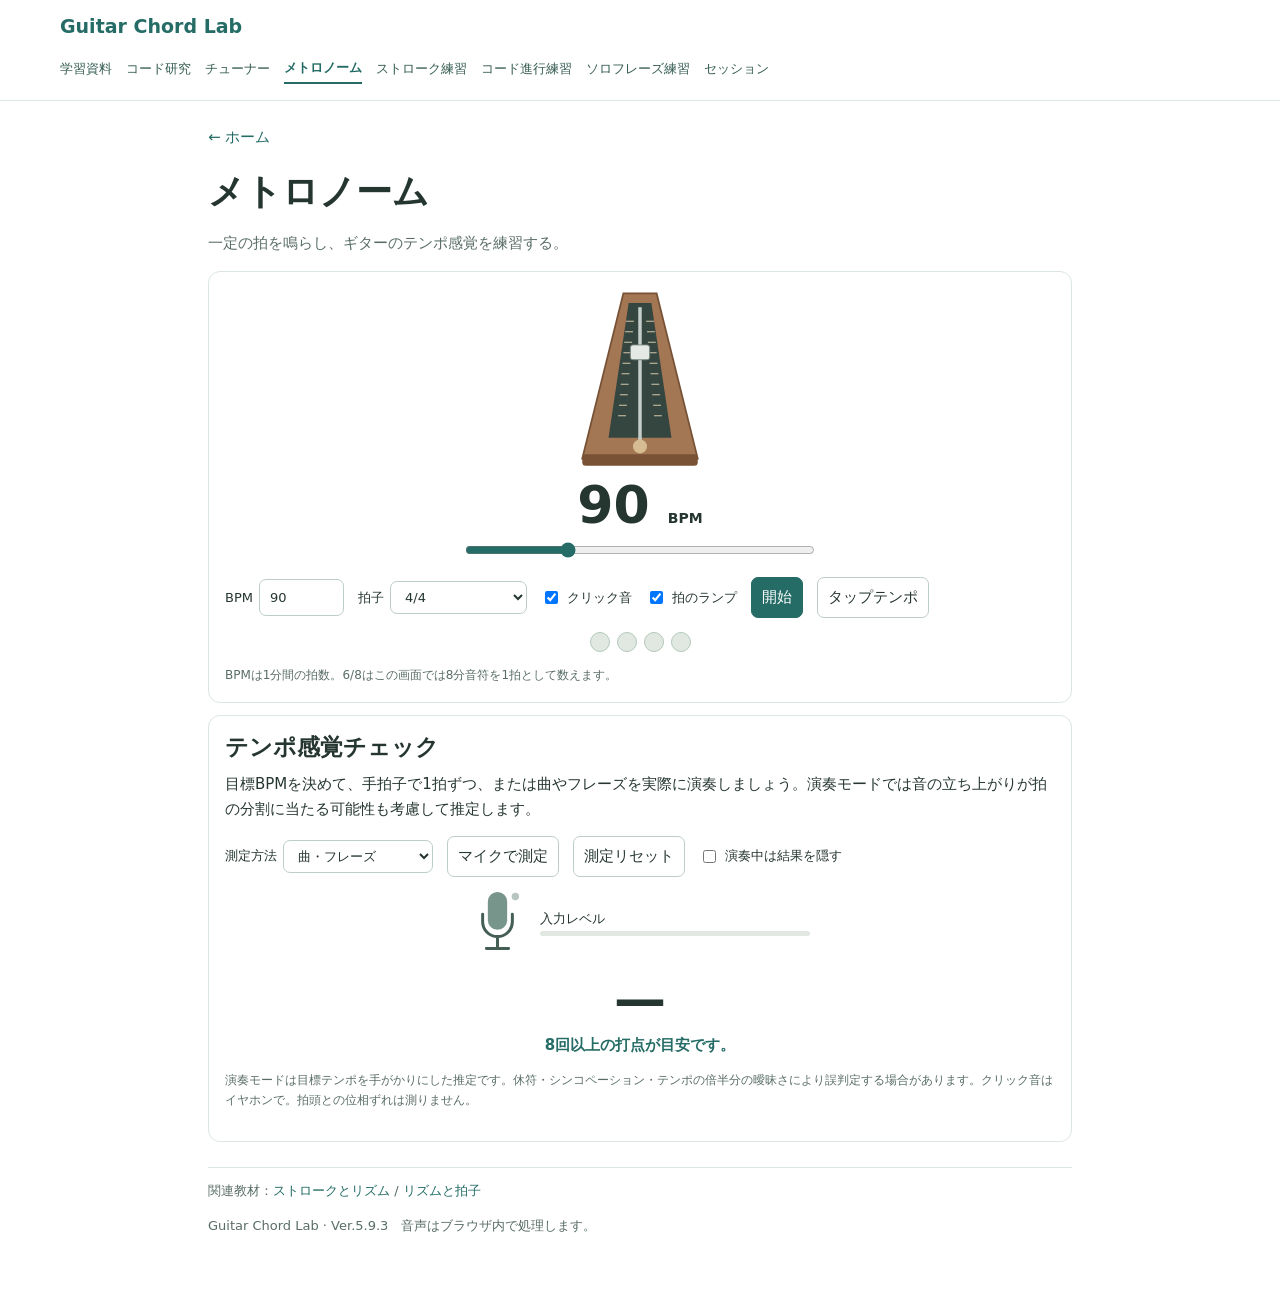
<file: metronome.html>
<!doctype html><html lang="ja"><head><meta charset="utf-8"><meta name="viewport" content="width=device-width,initial-scale=1"><title>メトロノーム | Guitar Chord Lab</title><link rel="stylesheet" href="practice.css"><link rel="stylesheet" href="navigation.css"></head><body class="practice-page"><header><div><a href="index.html"><strong>Guitar Chord Lab</strong></a><nav class="site-main-nav" aria-label="メインメニュー"><a href="index.html#learn">学習資料</a><a href="tools.html#chords">コード研究</a><a href="tuner.html">チューナー</a><a href="metronome.html" aria-current="page">メトロノーム</a><a href="strumming.html">ストローク練習</a><a href="progression.html">コード進行練習</a><a href="phrases.html">ソロフレーズ練習</a><a href="session.html">セッション</a></nav></div></header><main><a href="index.html">← ホーム</a><h1>メトロノーム</h1><p class="sub">一定の拍を鳴らし、ギターのテンポ感覚を練習する。</p><div data-practice-page="metronome"></div><footer>関連教材：<a href="index.html#lesson-4-1">ストロークとリズム</a> / <a href="index.html#lesson-4-5">リズムと拍子</a><p>Guitar Chord Lab · Ver.5.9.3　音声はブラウザ内で処理します。</p></footer></main><script src="practice.js"></script></body></html>
</file>
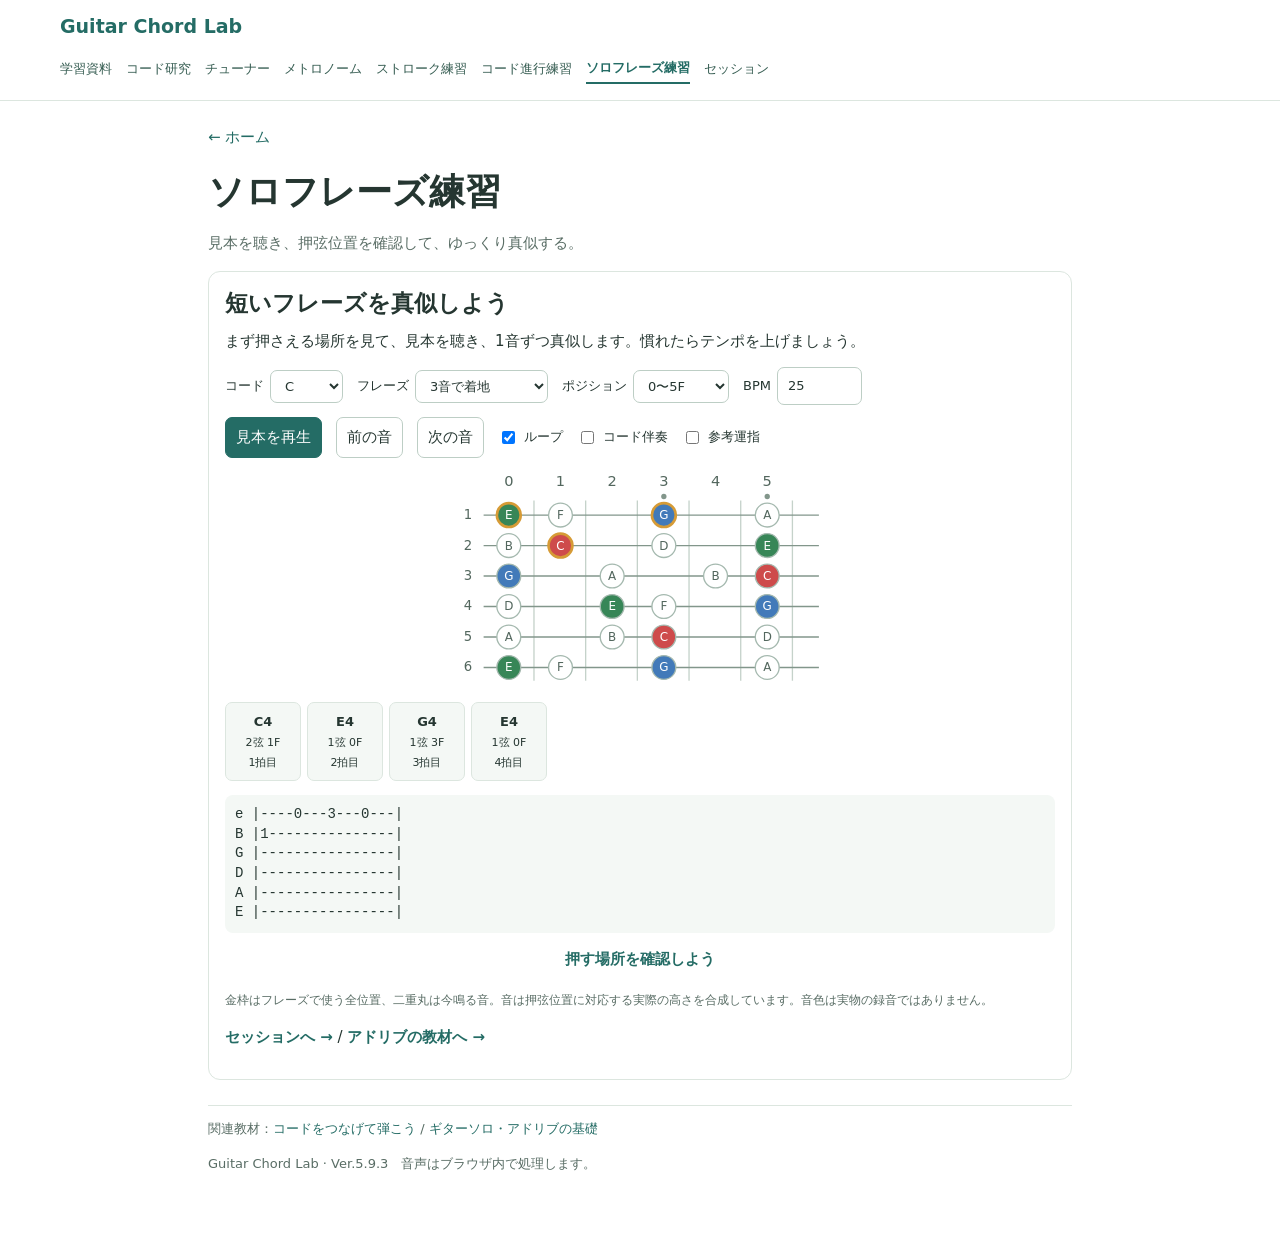
<file: phrases.html>
<!doctype html><html lang="ja"><head><meta charset="utf-8"><meta name="viewport" content="width=device-width,initial-scale=1"><title>ソロフレーズ練習 | Guitar Chord Lab</title><link rel="stylesheet" href="practice.css"><link rel="stylesheet" href="navigation.css"></head><body class="practice-page"><header><div><a href="index.html"><strong>Guitar Chord Lab</strong></a><nav class="site-main-nav" aria-label="メインメニュー"><a href="index.html#learn">学習資料</a><a href="tools.html#chords">コード研究</a><a href="tuner.html">チューナー</a><a href="metronome.html">メトロノーム</a><a href="strumming.html">ストローク練習</a><a href="progression.html">コード進行練習</a><a href="phrases.html" aria-current="page">ソロフレーズ練習</a><a href="session.html">セッション</a></nav></div></header><main><a href="index.html">← ホーム</a><h1>ソロフレーズ練習</h1><p class="sub">見本を聴き、押弦位置を確認して、ゆっくり真似する。</p><div data-practice-page="phrases"></div><footer>関連教材：<a href="index.html#lesson-3-14">コードをつなげて弾こう</a> / <a href="index.html#lesson-7-8">ギターソロ・アドリブの基礎</a><p>Guitar Chord Lab · Ver.5.9.3　音声はブラウザ内で処理します。</p></footer></main><script src="practice.js"></script></body></html>
</file>
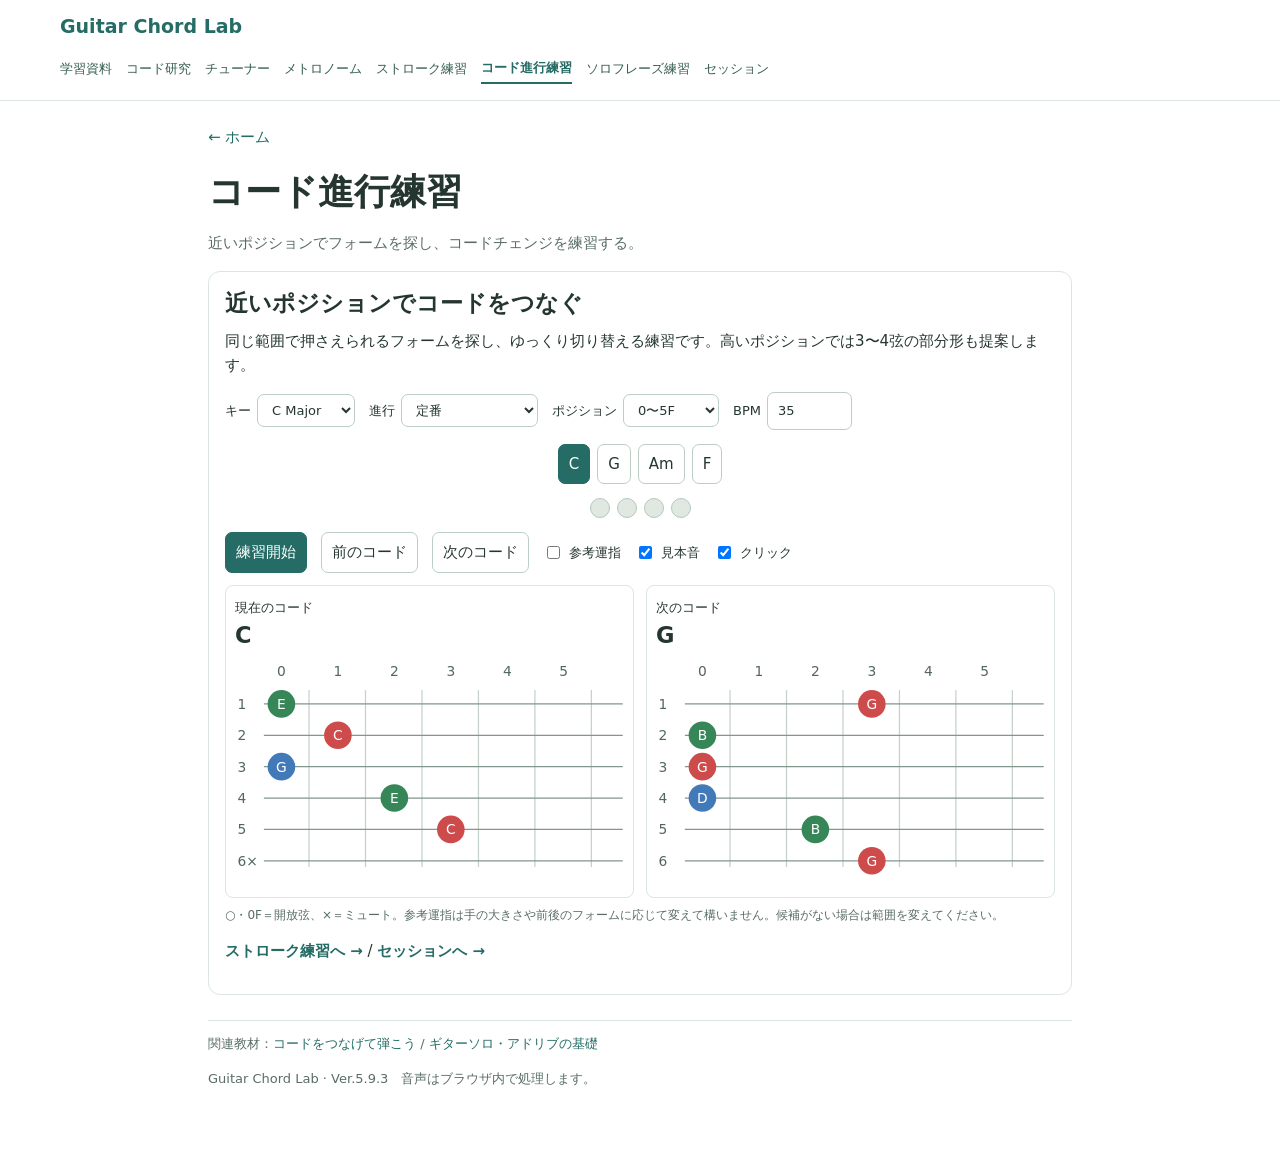
<file: progression.html>
<!doctype html><html lang="ja"><head><meta charset="utf-8"><meta name="viewport" content="width=device-width,initial-scale=1"><title>コード進行練習 | Guitar Chord Lab</title><link rel="stylesheet" href="practice.css"><link rel="stylesheet" href="navigation.css"></head><body class="practice-page"><header><div><a href="index.html"><strong>Guitar Chord Lab</strong></a><nav class="site-main-nav" aria-label="メインメニュー"><a href="index.html#learn">学習資料</a><a href="tools.html#chords">コード研究</a><a href="tuner.html">チューナー</a><a href="metronome.html">メトロノーム</a><a href="strumming.html">ストローク練習</a><a href="progression.html" aria-current="page">コード進行練習</a><a href="phrases.html">ソロフレーズ練習</a><a href="session.html">セッション</a></nav></div></header><main><a href="index.html">← ホーム</a><h1>コード進行練習</h1><p class="sub">近いポジションでフォームを探し、コードチェンジを練習する。</p><div data-practice-page="progression"></div><footer>関連教材：<a href="index.html#lesson-3-14">コードをつなげて弾こう</a> / <a href="index.html#lesson-7-8">ギターソロ・アドリブの基礎</a><p>Guitar Chord Lab · Ver.5.9.3　音声はブラウザ内で処理します。</p></footer></main><script src="practice.js"></script></body></html>
</file>
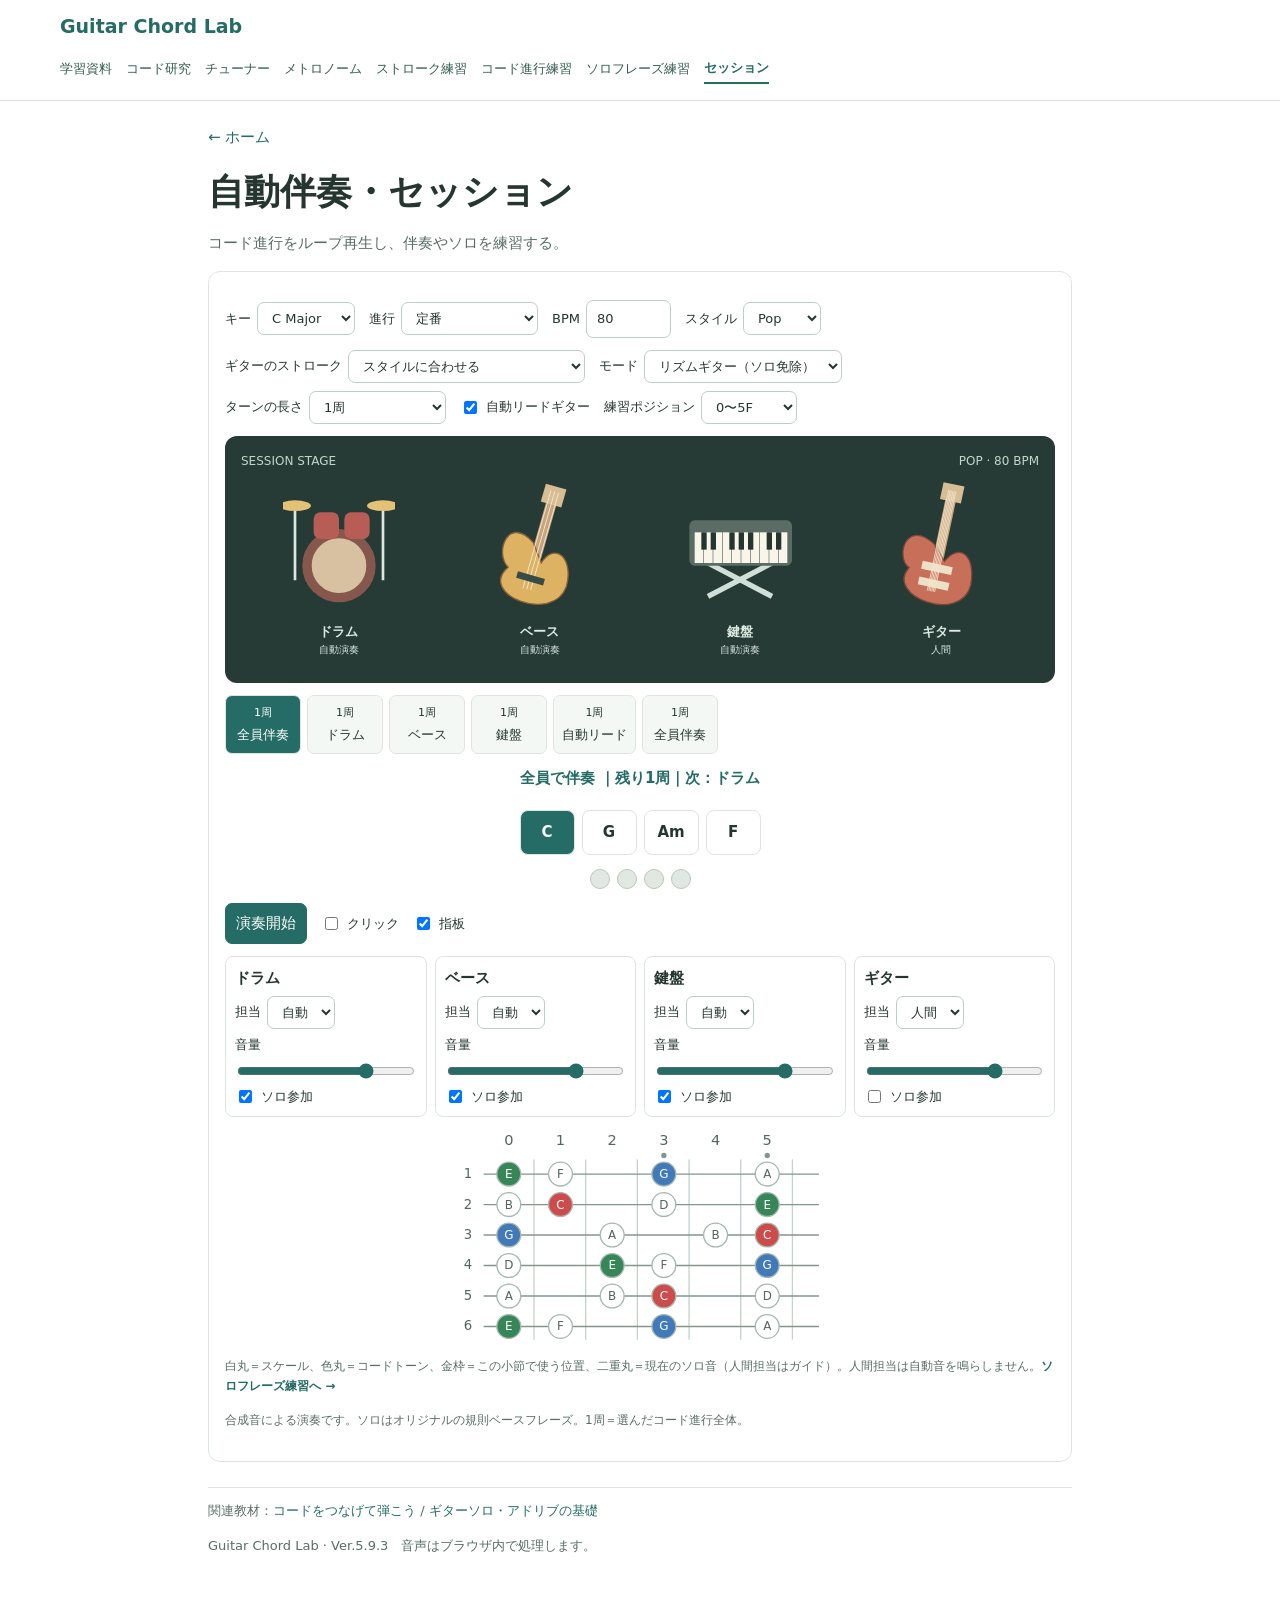
<file: session.html>
<!doctype html><html lang="ja"><head><meta charset="utf-8"><meta name="viewport" content="width=device-width,initial-scale=1"><title>自動伴奏・セッション | Guitar Chord Lab</title><link rel="stylesheet" href="practice.css"><link rel="stylesheet" href="navigation.css"></head><body class="practice-page"><header><div><a href="index.html"><strong>Guitar Chord Lab</strong></a><nav class="site-main-nav" aria-label="メインメニュー"><a href="index.html#learn">学習資料</a><a href="tools.html#chords">コード研究</a><a href="tuner.html">チューナー</a><a href="metronome.html">メトロノーム</a><a href="strumming.html">ストローク練習</a><a href="progression.html">コード進行練習</a><a href="phrases.html">ソロフレーズ練習</a><a href="session.html" aria-current="page">セッション</a></nav></div></header><main><a href="index.html">← ホーム</a><h1>自動伴奏・セッション</h1><p class="sub">コード進行をループ再生し、伴奏やソロを練習する。</p><div data-practice-page="session"></div><footer>関連教材：<a href="index.html#lesson-3-14">コードをつなげて弾こう</a> / <a href="index.html#lesson-7-8">ギターソロ・アドリブの基礎</a><p>Guitar Chord Lab · Ver.5.9.3　音声はブラウザ内で処理します。</p></footer></main><script src="practice.js"></script></body></html>
</file>
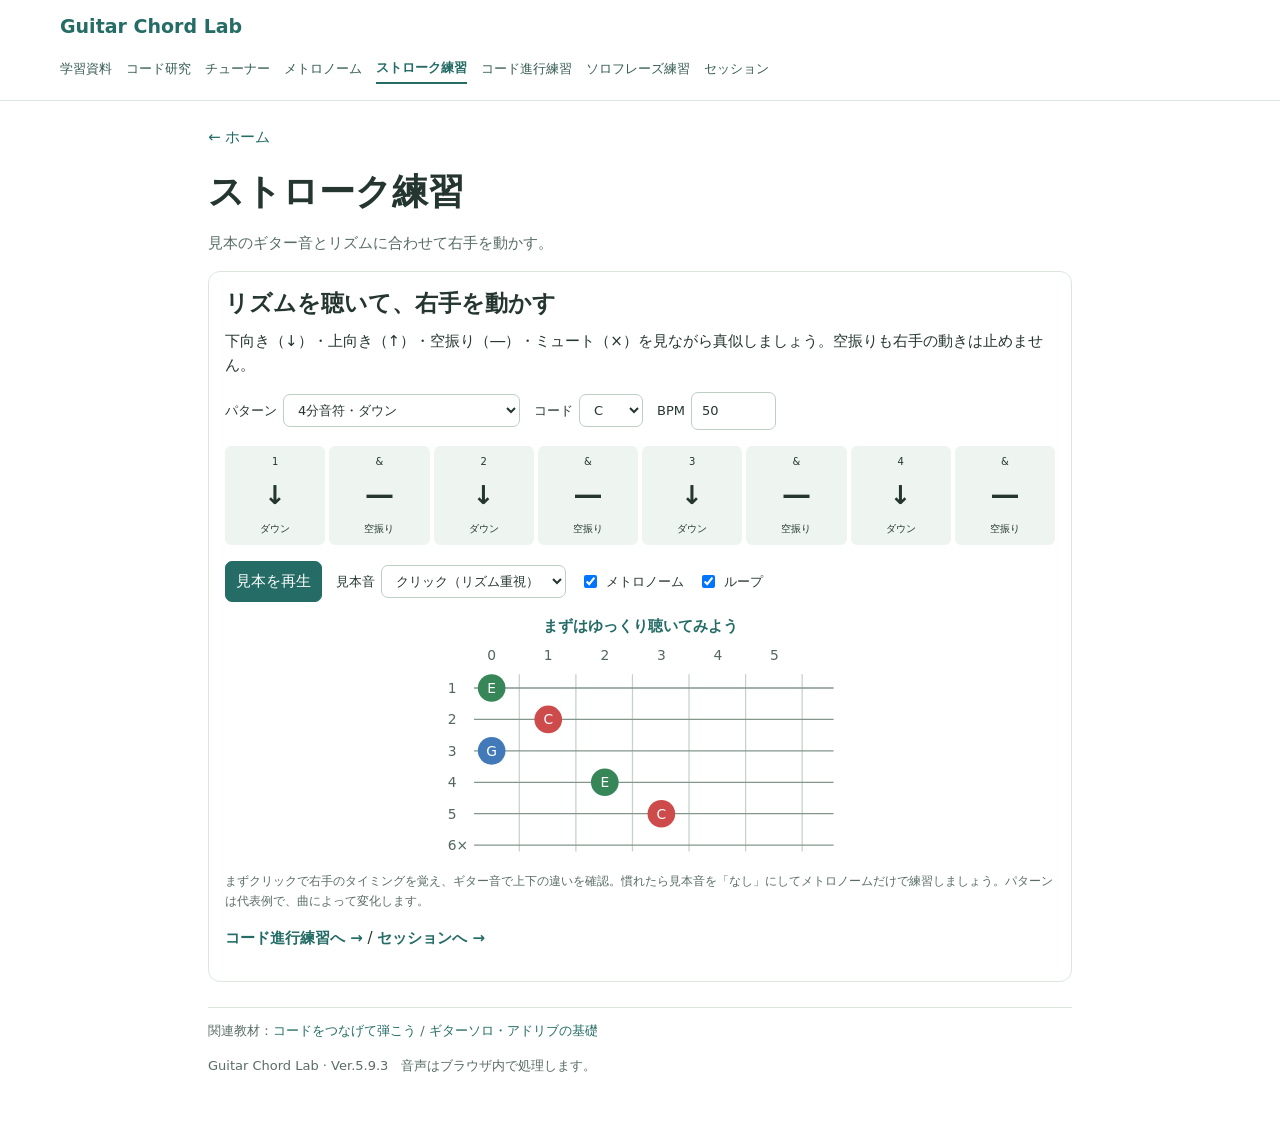
<file: strumming.html>
<!doctype html><html lang="ja"><head><meta charset="utf-8"><meta name="viewport" content="width=device-width,initial-scale=1"><title>ストローク練習 | Guitar Chord Lab</title><link rel="stylesheet" href="practice.css"><link rel="stylesheet" href="navigation.css"></head><body class="practice-page"><header><div><a href="index.html"><strong>Guitar Chord Lab</strong></a><nav class="site-main-nav" aria-label="メインメニュー"><a href="index.html#learn">学習資料</a><a href="tools.html#chords">コード研究</a><a href="tuner.html">チューナー</a><a href="metronome.html">メトロノーム</a><a href="strumming.html" aria-current="page">ストローク練習</a><a href="progression.html">コード進行練習</a><a href="phrases.html">ソロフレーズ練習</a><a href="session.html">セッション</a></nav></div></header><main><a href="index.html">← ホーム</a><h1>ストローク練習</h1><p class="sub">見本のギター音とリズムに合わせて右手を動かす。</p><div data-practice-page="strumming"></div><footer>関連教材：<a href="index.html#lesson-3-14">コードをつなげて弾こう</a> / <a href="index.html#lesson-7-8">ギターソロ・アドリブの基礎</a><p>Guitar Chord Lab · Ver.5.9.3　音声はブラウザ内で処理します。</p></footer></main><script src="practice.js"></script></body></html>
</file>
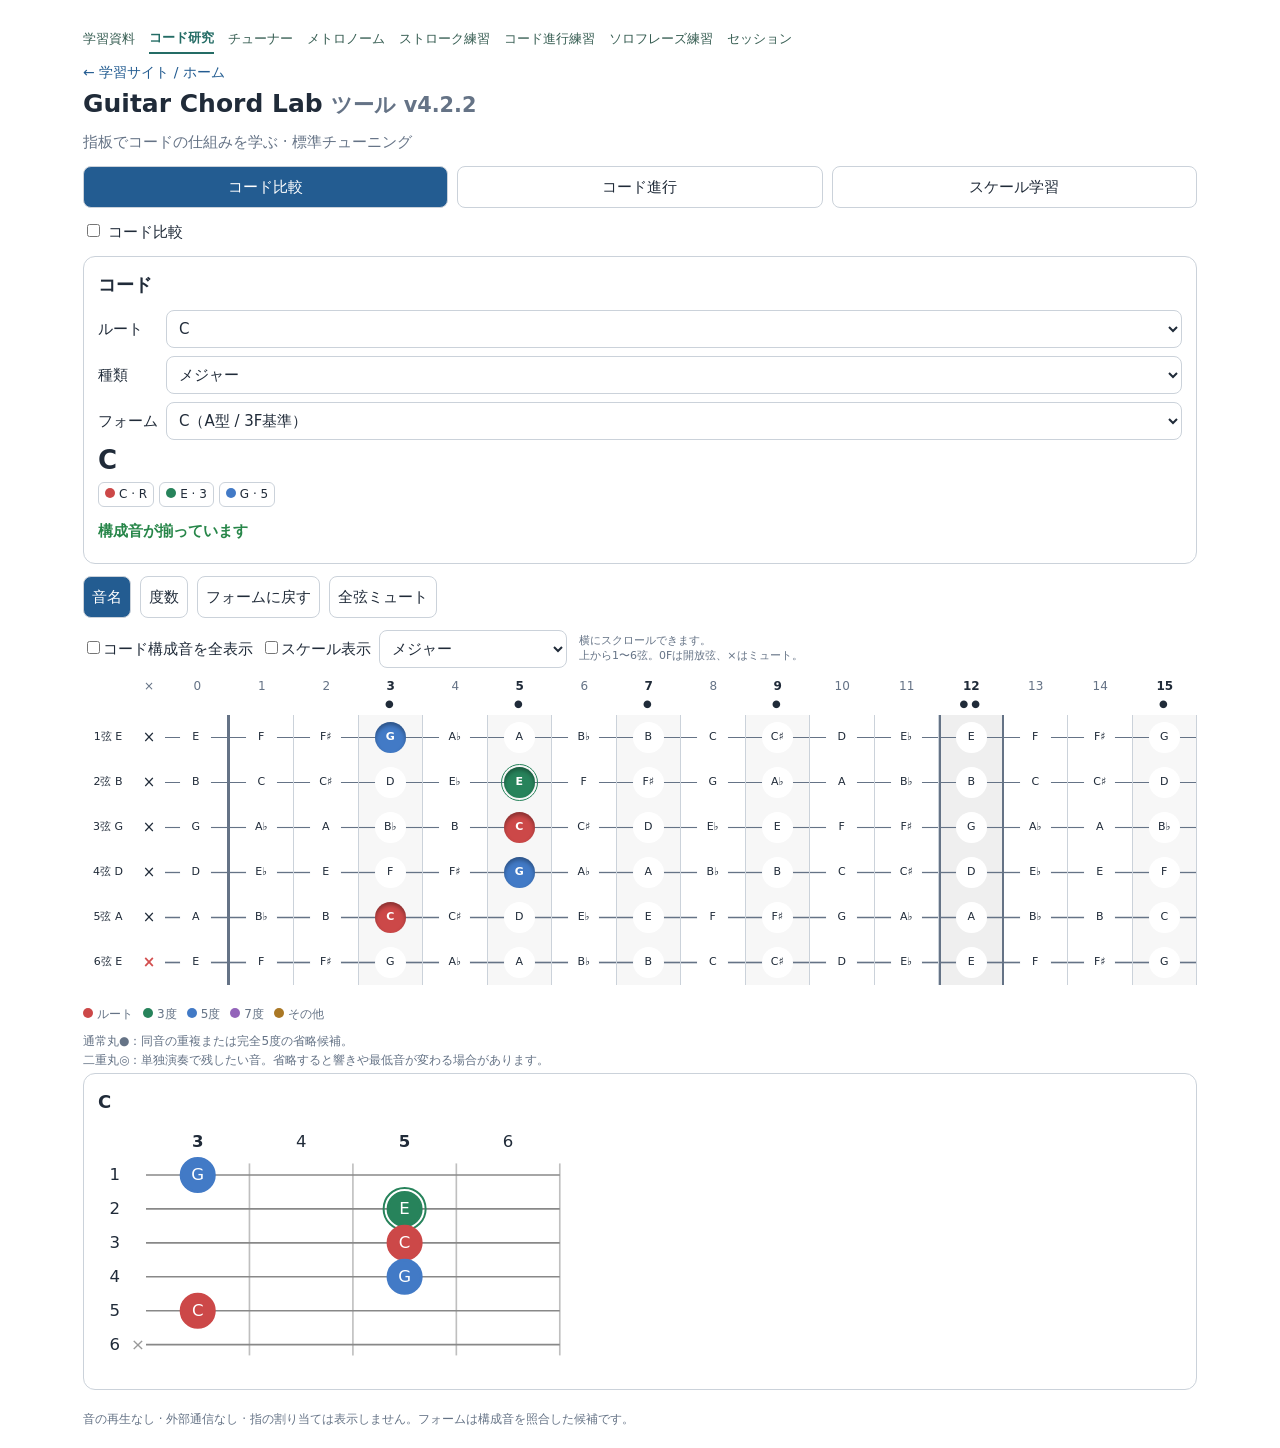
<file: tools.html>
<!doctype html><html lang="ja"><meta charset="utf-8"><meta name="viewport" content="width=device-width, initial-scale=1"><title>Guitar Chord Lab</title><style>
:root{color-scheme:light dark;--bg:#f5f6f8;--card:#fff;--ink:#202b39;--line:#cbd2da;--muted:#657386;--accent:#235c91} @media(prefers-color-scheme:dark){:root{--bg:#131820;--card:#202833;--ink:#f0f3f7;--line:#465263;--muted:#aab6c5;--accent:#89bdf0}}*{box-sizing:border-box}body{margin:0;background:var(--bg);color:var(--ink);font:15px/1.6 system-ui,sans-serif}main{max-width:1150px;margin:auto;padding:18px}h1{font-size:25px;margin:0}h2{font-size:18px;margin:0 0 10px}p{margin:6px 0}.muted,small{color:var(--muted)}button,select,input{font:inherit;color:inherit;background:var(--card);border:1px solid var(--line);border-radius:8px;padding:8px;max-width:100%}button,select{cursor:pointer}button[aria-pressed=true]{background:var(--accent);color:var(--bg)}nav,.row{display:flex;gap:9px;flex-wrap:wrap;align-items:center;margin:12px 0}nav button{flex:1}[hidden]{display:none!important}.panel{padding:14px;border:1px solid var(--line);border-radius:12px;background:var(--card);margin:12px 0}.split{display:grid;grid-template-columns:repeat(2,minmax(0,1fr));gap:12px}.split .panel{min-width:0;margin:0}.controls{display:grid;gap:8px}.controls label{display:grid;grid-template-columns:64px minmax(0,1fr);align-items:center;gap:4px}.big{font-size:26px;font-weight:700}.chips{display:flex;gap:5px;flex-wrap:wrap}.chip{border:1px solid var(--line);border-radius:6px;padding:2px 6px;font-size:12px}.dot{display:inline-block;width:10px;height:10px;border-radius:100%;margin-right:4px}.scroll{overflow-x:auto;padding:5px 0 12px}.board{display:grid;grid-template-columns:50px 32px repeat(16,minmax(38px,1fr));min-width:690px;align-items:center}.num{text-align:center;font-size:12px;height:38px;color:var(--muted)}.num.mark{font-weight:800;color:var(--ink)}.inlay{font-size:10px;letter-spacing:3px}.cell{height:45px;display:grid;place-items:center;border-right:1px solid var(--line);background-image:linear-gradient(0deg,transparent calc(50% - var(--sw)),var(--muted) 50%,transparent calc(50% + var(--sw)))}.cell.mark{background-color:#8881}.cell.oct{border-left:2px solid var(--muted);border-right:2px solid var(--muted);background-color:#8882}.cell.nut{border-right:3px solid var(--muted)}.label{font-size:11px;text-align:center}.note{display:grid;place-items:center;border:0;border-radius:50%;width:31px;height:31px;padding:0;background:var(--card);font-size:11px;position:relative}.note.scale{background:#8885}.note.tone{background:color-mix(in srgb,var(--tone) 24%,var(--card));font-weight:700}.note.on{background:var(--tone);color:#fff;box-shadow:inset 0 3px 4px #0005;font-weight:700}.note.cmp{outline:2px dashed var(--cmp);outline-offset:2px}.mute{border:0;padding:3px}.mute.on{color:#d34f4f;font-weight:bold}.piano{border:1px solid var(--line);padding:9px;border-radius:9px;min-width:0}svg{width:100%;height:auto;display:block}.proggrid{display:grid;grid-template-columns:repeat(auto-fit,minmax(155px,1fr));gap:8px}.proggrid .panel{margin:0;min-width:0}.proggrid select{width:100%}table{border-collapse:collapse;width:100%}td,th{padding:7px;text-align:left;border-bottom:1px solid var(--line)}.bar{height:6px;background:var(--line);border-radius:4px}.bar i{display:block;height:6px;background:#5389d0;border-radius:4px}.error{color:#d34f4f}footer{font-size:12px;color:var(--muted);margin-top:20px}@media(max-width:550px){main{padding:10px}h1{font-size:22px}.panel{padding:9px}.split{gap:7px}.controls label{grid-template-columns:1fr;gap:0}.big{font-size:21px}nav button{font-size:12px;padding:8px 4px}.piano{padding:5px}.row{gap:7px}select,button,input{font-size:13px}.chip{font-size:10px}}
 .controls,.controls label,.controls select{min-width:0}.controls select{width:100%;text-overflow:ellipsis}.split>*{min-width:0}.note.essential:after{content:'';position:absolute;inset:-3px;border:1.6px solid var(--tone);border-radius:50%;pointer-events:none}.note.essential.cmp{outline-offset:5px}.topcompare{justify-content:flex-start}.topcompare button{white-space:nowrap;margin-inline-start:8px}.status{font-size:12px;color:var(--muted);margin-top:6px}.note.cmp{outline-offset:3px}@media(max-width:550px){.controls label{grid-template-columns:minmax(0,1fr)}.controls select{font-size:12px;padding:7px 4px}.topcompare{gap:6px}.topcompare button{font-size:12px;padding:6px}.topcompare label{font-size:12px}.panel h2{font-size:16px}} .topcompare{flex-wrap:nowrap}.topcompare label{white-space:nowrap}.topcompare button{margin-inline-start:8px}.status{font-size:15px;font-weight:650;padding:6px 0}.status.good{color:#278649}.status.bad{color:#c43e3e}.status.partial{color:#a16b16}.status .detail{font-size:11px;font-weight:400;color:var(--muted);display:block}.boardtools{display:flex;align-items:center;gap:12px;justify-content:flex-start;flex-wrap:wrap;margin:12px 0 4px}.boardtools .filters{display:flex;align-items:center;gap:8px;flex-wrap:wrap}.boardtools .hint{font-size:11px;line-height:1.35;color:var(--muted);margin-inline-start:0;text-align:left}.legendline{display:flex;align-items:center;gap:10px;flex-wrap:wrap;font-size:13px;margin:8px 0}.legendline small{font-size:12px}.legendexplain{font-size:12px;line-height:1.6;color:var(--muted);margin:3px 0}.single{grid-template-columns:minmax(0,1fr)}.single .piano{max-width:360px}.single #mini0{max-width:480px}.single #mini0 svg{width:100%}@media(prefers-color-scheme:dark){.status.good{color:#74d795}.status.bad{color:#ff8585}.status.partial{color:#efbc65}}@media(max-width:550px){.status{font-size:14px}.boardtools .hint{font-size:10px}.boardtools .filters{gap:6px;font-size:12px}.boardtools .filters select{max-width:135px}.legendline{gap:7px}.legendexplain{font-size:11px}} 
:root{color-scheme:light;--bg:#fff;--card:#fff;--ink:#202b39;--line:#cbd2da;--muted:#657386;--accent:#235c91}.status.good{color:#278649}.status.bad{color:#c43e3e}.status.partial{color:#a16b16}
</style><link rel="stylesheet" href="navigation.css"><main><div role="navigation" class="site-main-nav" aria-label="メインメニュー"><a href="index.html#learn">学習資料</a><a href="tools.html#chords" aria-current="page">コード研究</a><a href="tuner.html">チューナー</a><a href="metronome.html">メトロノーム</a><a href="strumming.html">ストローク練習</a><a href="progression.html">コード進行練習</a><a href="phrases.html">ソロフレーズ練習</a><a href="session.html">セッション</a></div><a href="index.html" style="color:var(--accent);font-size:14px;text-decoration:none">← 学習サイト / ホーム</a><h1>Guitar Chord Lab <small>ツール v4.2.2</small></h1><p class="muted">指板でコードの仕組みを学ぶ · 標準チューニング</p><nav><button data-tab="0" aria-pressed="true">コード比較</button><button data-tab="1" aria-pressed="false">コード進行</button><button data-tab="2" aria-pressed="false">スケール学習</button></nav>
<section id="page0"><div class="row topcompare"><label><input type="checkbox" id="overlay"> コード比較</label><button id="copy">比較側にコピー</button></div><div class="split" id="codeCards"><div class="panel"><h2 id="baseHeading">コード</h2><div class="controls"><label>ルート<select id="root0"></select></label><label>種類<select id="q0"></select></label><label>フォーム<select id="f0"></select></label></div><div class="big" id="name0"></div><div class="chips" id="tones0"></div><div class="status" id="status0"></div></div><div class="panel" id="compareCard"><h2>比較コード</h2><div class="controls"><label>ルート<select id="root1"></select></label><label>種類<select id="q1"></select></label><label>フォーム<select id="f1"></select></label></div><div class="big" id="name1"></div><div class="chips" id="tones1"></div><div class="status" id="status1"></div></div></div><div class="row"><button id="noteMode" aria-pressed="true">音名</button><button id="degreeMode" aria-pressed="false">度数</button><button id="reset">フォームに戻す</button><button id="clear">全弦ミュート</button></div><div class="boardtools"><div class="filters"><label><input type="checkbox" id="all">コード構成音を全表示</label><label><input type="checkbox" id="scaleOn">スケール表示</label><select id="scaleType" aria-label="スケール種類"></select></div><div class="hint">横にスクロールできます。<br>上から1〜6弦。0Fは開放弦、×はミュート。</div></div><div class="scroll"><div class="board" id="board"></div></div><div class="legendline" id="legend"></div><div class="legendexplain" id="comparisonLegend">点線◌：比較コード</div><div class="legendexplain" id="importanceLegend">通常丸●：同音の重複または完全5度の省略候補。<br>二重丸◎：単独演奏で残したい音。省略すると響きや最低音が変わる場合があります。</div><div class="split" id="miniCards"><div class="panel"><h2 id="miniTitle0"></h2><div id="mini0"></div></div><div class="panel" id="compareMini"><h2 id="miniTitle1"></h2><div id="mini1"></div></div></div><div class="panel" id="keyboardPanel"><h2>構成音を鍵盤で比較</h2><div class="split"><div class="piano"><small>基準コード</small><strong id="pName0"></strong><div id="piano0"></div></div><div class="piano"><small>比較コード</small><strong id="pName1"></strong><div id="piano1"></div></div></div><small>音の種類のみ表示（実際のオクターブや音の高さは示しません）。</small></div><div class="panel" id="diffPanel"><h2>構成音・押弦位置の違い</h2><div id="diff"></div><div id="moves"></div></div></section>
<section id="page1" hidden><div class="panel"><h2>定番コード進行</h2><div class="controls"><label>進行<select id="preset"></select></label><label>キー<select id="progKey"></select></label></div><p id="presetDesc" class="muted"></p><div id="custom" hidden><label>コードを空白区切りで入力 <input id="progInput" value="C G Am F" style="width:100%"></label><button id="load">表示</button></div><p id="progText" class="big"></p><p id="error" class="error" role="status"></p><div class="row"><button id="low">開放形中心</button><button id="near">移動が少ない候補</button><label>基準位置 <select id="anchor"></select></label></div></div><div id="progGrid" class="proggrid"></div><div class="panel"><h2>フォームの移動量</h2><div id="progMoves"></div><small>移動指数はフレット位置の変化の目安です。指使い、セーハ、弾きやすさは実際に弾いて確認してください。</small></div></section>
<section id="page2" hidden><div class="row"><label>キー <select id="scaleRoot"></select></label><label>スケール <select id="scaleChoice"></select></label></div><div class="panel"><h2 id="scaleTitle"></h2><div id="scaleNotes" class="chips"></div></div><div class="row"><label>強調するコード <select id="scaleChord"></select></label><label><input type="checkbox" id="highlight" checked>コードトーン強調</label></div><div class="scroll"><div id="scaleBoard" class="board" style="grid-template-columns:82px repeat(16,minmax(38px,1fr))"></div></div><div class="panel" style="max-width:350px"><h2>鍵盤</h2><div id="scalePiano"></div></div><div class="panel"><h2>スケールから作れる基本コード</h2><div id="diatonic"></div><p class="muted">色の付いたコード音を中心に、灰色のスケール音も経由してメロディを弾いてみましょう。</p></div></section><footer>音の再生なし · 外部通信なし · 指の割り当ては表示しません。フォームは構成音を照合した候補です。</footer></main>
<script>
'use strict';const $=id=>document.getElementById(id),N=['C','C♯','D','E♭','E','F','F♯','G','A♭','A','B♭','B'],T=[4,11,7,2,9,4],M=[64,59,55,50,45,40],D=['R','♭2','2','♭3','3','4','♭5','5','♯5','6','♭7','7'],Q=[['','メジャー',[0,4,7]],['m','マイナー',[0,3,7]],['7','7th',[0,4,7,10]],['M7','M7',[0,4,7,11]],['m7','m7',[0,3,7,10]],['sus4','sus4',[0,5,7]],['sus2','sus2',[0,2,7]],['add9','add9',[0,2,4,7]],['6','6th',[0,4,7,9]],['m6','m6',[0,3,7,9]],['dim','dim',[0,3,6]],['aug','aug',[0,4,8]],['m7♭5','m7♭5',[0,3,6,10]],['dim7','dim7',[0,3,6,9]]],SC=[['major','メジャー',[0,2,4,5,7,9,11]],['minor','ナチュラルマイナー',[0,2,3,5,7,8,10]],['pmajor','メジャーペンタ',[0,2,4,7,9]],['pminor','マイナーペンタ',[0,3,5,7,10]],['blues','ブルース',[0,3,5,6,7,10]],['harmonic','ハーモニックマイナー',[0,2,3,5,7,8,11]]];
const O={C:[-1,3,2,0,1,0],D:[-1,-1,0,2,3,2],E:[0,2,2,1,0,0],G:[3,2,0,0,0,3],A:[-1,0,2,2,2,0],Am:[-1,0,2,2,1,0],Em:[0,2,2,0,0,0],Dm:[-1,-1,0,2,3,1],C7:[-1,3,2,3,1,0],D7:[-1,-1,0,2,1,2],E7:[0,2,0,1,0,0],G7:[3,2,0,0,0,1],A7:[-1,0,2,0,2,0],CM7:[-1,3,2,0,0,0],DM7:[-1,-1,0,2,2,2],EM7:[0,2,1,1,0,0],GM7:[3,2,0,0,0,2],AM7:[-1,0,2,1,2,0],Am7:[-1,0,2,0,1,0],Em7:[0,2,2,0,3,0],Dm7:[-1,-1,0,2,1,1],Cadd9:[-1,3,2,0,3,3],Dsus4:[-1,-1,0,2,3,3],Asus4:[-1,0,2,2,3,0],Esus4:[0,2,2,2,0,0],Asus2:[-1,0,2,2,0,0],Dsus2:[-1,-1,0,2,3,0]};
const S={E:{'':[0,2,2,1,0,0],m:[0,2,2,0,0,0],'7':[0,2,0,1,0,0],M7:[0,2,1,1,0,0],m7:[0,2,0,0,0,0],sus4:[0,2,2,2,0,0],add9:[0,2,4,1,0,0]},A:{'':[-1,0,2,2,2,0],m:[-1,0,2,2,1,0],'7':[-1,0,2,0,2,0],M7:[-1,0,2,1,2,0],m7:[-1,0,2,0,1,0],sus4:[-1,0,2,2,3,0],sus2:[-1,0,2,2,0,0],add9:[-1,0,2,4,2,0],dim:[-1,0,1,2,1,-1],aug:[-1,0,3,2,2,-1],'6':[-1,0,2,2,2,2],m6:[-1,0,2,2,1,2],'m7♭5':[-1,0,1,0,1,-1],dim7:[-1,0,1,2,1,2]},D:{'':[-1,-1,0,2,3,2],m:[-1,-1,0,2,3,1],'7':[-1,-1,0,2,1,2],M7:[-1,-1,0,2,2,2],m7:[-1,-1,0,2,1,1],sus4:[-1,-1,0,2,3,3],sus2:[-1,-1,0,2,3,0]},C:{'':[-1,3,2,0,1,0],M7:[-1,3,2,0,0,0]},G:{'':[3,2,0,0,0,3],M7:[3,2,0,0,0,2]},thumb:{'':[0,-1,2,1,0,-1],m:[0,-1,2,0,0,-1],'7':[0,-1,0,1,0,-1],m7:[0,-1,0,0,0,-1],M7:[0,-1,1,1,0,-1]}};
const P=[['pop','ポップ／4コード進行 (I–V–vi–IV)',[[0,''],[7,''],[9,'m'],[5,'']],'使われることの多い4コードの循環。'],['royal','王道進行 (IV–V–iii–vi)',[[5,''],[7,''],[4,'m'],[9,'m']],'J-POPでおなじみの進行。'],['komuro','小室進行 (vi–IV–V–I)',[[9,'m'],[5,''],[7,''],[0,'']],'マイナーから始まる4コード。'],['canon','カノン進行 (I–V–vi–iii–IV–I–IV–V)',[[0,''],[7,''],[9,'m'],[4,'m'],[5,''],[0,''],[5,''],[7,'']],'8つの和音による代表的なパターン。'],['doo','循環コード／50s進行の一例 (I–vi–ii–V)',[[0,''],[9,'m'],[2,'m'],[7,'']],'50s進行ではiiの代わりにIVを使う形も一般的。'],['jazz','ツーファイブワン (ii7–V7–IM7)',[[2,'m7'],[7,'7'],[0,'M7']],'ジャズなどの基本的な解決進行。'],['blues','12小節ブルース (I7–IV7–V7)',[[0,'7'],[0,'7'],[0,'7'],[0,'7'],[5,'7'],[5,'7'],[0,'7'],[0,'7'],[7,'7'],[5,'7'],[0,'7'],[7,'7']],'1コードを1小節として扱う代表例。'],['basic','スリーコード (I–IV–V–I)',[[0,''],[5,''],[7,''],[0,'']],'基本的なトニック・サブドミナント・ドミナントの進行。'],['custom','カスタム',[],'自由に入力できます。']];
let r=[0,0],q=['','m'],ids=['A3','A3'],opts=[[],[]],pos=[[],[]],mode='name',prog=[],sr=0,sk='major',ci=0;
const mod=x=>(x%12+12)%12,pc=(s,f)=>mod(T[s]+f),notes=a=>[...new Set(a.flatMap((f,s)=>f<0?[]:[pc(s,f)]))],target=(rt,k)=>(Q.find(x=>x[0]===k)?.[2]||[]).map(d=>mod(rt+d)),scale=(rt,k)=>SC.find(x=>x[0]===k)[2].map(d=>mod(rt+d)),same=(a,b)=>a.length===b.length&&a.every(n=>b.includes(n)),color=d=>d===0?'#cc4848':[3,4].includes(d)?'#27835b':[6,7,8].includes(d)?'#427ac6':[10,11].includes(d)?'#9364ba':'#aa7825',mark=f=>[3,5,7,9,12,15].includes(f),option=(v,l)=>`<option value="${v}">${l}</option>`,roots=N.map((n,i)=>option(i,n)).join(''),qualities=Q.map(x=>option(x[0],x[1])).join(''),scales=SC.map(x=>option(x[0],x[1])).join('');
function forms(rt,k){let out=[],ns=target(rt,k);function add(id,label,f){if(Math.max(...f)>15||!same(notes(f),ns)||out.some(o=>o.f.join()===f.join()))return;out.push({id,label,f})}if(O[N[rt]+k])add('open','開放形',O[N[rt]+k].slice().reverse());for(let t of Object.keys(S)){if(!S[t][k])continue;let base={E:4,A:9,D:2,C:0,G:7,thumb:4}[t],v=mod(rt-base);for(let z of [v,v+12])add(t+z,(t==='thumb'?'シェイクハンド候補':t+'型')+' / '+z+'F基準',S[t][k].map(f=>f<0?-1:f+z).reverse())}for(let st=0;st<=12;st++){let a=Array(6).fill(-1),found=false;function walk(i){if(found)return;if(i===ns.length){if(same(notes(a),ns)&&pc(i-1,a[i-1])===rt){let old=out.length;add('short'+st,'高音'+ns.length+'弦 / '+st+'F付近',a.slice());found=out.length>old}return}for(let f=st;f<=Math.min(15,st+3);f++)if(ns.includes(pc(i,f))){a[i]=f;walk(i+1);if(found)return}}walk(0)}return out}
function choose(i,p){opts[i]=forms(r[i],q[i]);$('f'+i).innerHTML=opts[i].map(x=>option(x.id,N[r[i]]+q[i]+'（'+x.label+'）')).join('');let x=opts[i].find(x=>x.id===p)||opts[i].find(x=>x.id.replace(/\d+$/,'')===String(p).replace(/\d+$/,''))||opts[i][0];ids[i]=x?.id||'';pos[i]=x?.f.slice()||Array(6).fill(-1);$('f'+i).value=ids[i]}
function identify(a,preferred=0){let ns=notes(a);if(!ns.length)return[];let bass=mod(Math.min(...a.map((f,s)=>f<0?999:M[s]+f))),out=[];for(let rt=0;rt<12;rt++)for(let v of Q)if(same(ns,target(rt,v[0])))out.push({r:rt,q:v[0],name:N[rt]+v[0]+(bass===rt?'':'/'+N[bass]),score:(rt===preferred?4:0)+(rt===bass?2:0)});return out.sort((a,b)=>b.score-a.score)}
function analyze(a,i){let ns=notes(a),rt=r[i],wanted=target(rt,q[i]),found=identify(a,rt),missing=wanted.filter(n=>!ns.includes(n)),extra=ns.filter(n=>!wanted.includes(n)),no5=missing.length===1&&missing[0]===mod(rt+7)&&!extra.length&&ns.length>=2;let bass=ns.length?mod(Math.min(...a.map((f,s)=>f<0?999:M[s]+f))):null;let label=no5?N[rt]+q[i]+' (no5)'+(bass!==rt?'/'+N[bass]:''):found[0]?.name||(ns.length?ns.map(n=>N[n]).join(' · ')+'（未判定）':'—');let ref=no5||!found.length?rt:found[0].r;let quality=no5||!found.length?q[i]:found[0].q;return{ns,found,ref,quality,label,no5,missing,extra}}
function essential(a,s,rt,quality){if(a[s]<0)return false;let n=pc(s,a[s]);if(a.some((f,j)=>j!==s&&f>=0&&pc(j,f)===n))return false;return !(mod(n-rt)===7&&target(rt,quality).includes(n));}
function status(x){if(x.no5)return '完全5度を省略した形（no5）';if(!x.ns.length)return '全弦ミュート';if(x.missing.length||x.extra.length)return '選択フォームとの差：'+(x.missing.length?'不足 '+x.missing.map(n=>N[n]).join('・'):'')+(x.extra.length?' / 追加 '+x.extra.map(n=>N[n]).join('・'):'');return '構成音が揃っています'}
function chips(ns,rt){return ns.slice().sort((a,b)=>mod(a-rt)-mod(b-rt)).map(n=>`<span class="chip"><i class="dot" style="background:${color(mod(n-rt))}"></i>${N[n]} · ${D[mod(n-rt)]}</span>`).join('')}
function header(mute){return '<div></div>'+(mute?'<div class="num">×</div>':'')+Array.from({length:16},(_,f)=>`<div class="num ${mark(f)?'mark':''}">${f}<div class="inlay">${f===12?'●●':mark(f)?'●':''}</div></div>`).join('')}function cell(f){return f===0?'nut':f===12?'oct':mark(f)?'mark':''}
function mini(a,rt,dash=false,range=null,quality=null){let used=a.filter(f=>f>=0),lo=range?range[0]:used.length?Math.min(...used):0,hi=range?range[1]:Math.max(lo+3,...used),dx=250/(hi-lo+1),h='<svg viewBox="0 0 290 150" role="img" aria-label="コードフォーム">';for(let f=lo;f<=hi;f++){let x=29+(f-lo+.5)*dx;h+=`<text x="${x}" y="12" text-anchor="middle" font-size="10" fill="currentColor" font-weight="${mark(f)?700:400}">${f}</text><path d="M${x+dx/2} 22V138" stroke="#8888"/>`}for(let s=0;s<6;s++){let y=29+s*20.5,f=a[s];h+=`<text x="7" y="${y+3}" font-size="10" fill="currentColor">${s+1}</text><path d="M29 ${y}H279" stroke="#888"/>`;if(f<0)h+=`<text x="20" y="${y+3}" fill="#999" font-size="10">×</text>`;else{let x=29+(f-lo+.5)*dx,n=pc(s,f),c=color(mod(n-rt));h+=`<circle cx="${x}" cy="${y}" r="${Math.min(10,dx*.38)}" fill="${dash?'none':c}" stroke="${c}" stroke-width="1.8" ${dash?'stroke-dasharray="3 2"':''}/>${quality!==null&&essential(a,s,rt,quality)?`<circle cx="${x}" cy="${y}" r="${Math.min(10,dx*.38)+2.7}" fill="none" stroke="${c}" stroke-width="1.2"/>`:""}<text x="${x}" y="${y+3}" font-size="${Math.min(10,dx*.43)}" text-anchor="middle" fill="${dash?'currentColor':'white'}">${N[n]}</text>`}}return h+'</svg>'}
function piano(rt,ns,sn=[]){let h='<svg viewBox="0 0 280 108" role="img" aria-label="鍵盤の構成音">';function fill(n,b){return ns.includes(n)?color(mod(n-rt)):sn.includes(n)?'#a3a3a9':b?'#292929':'#fafafa'}for(let [i,n] of [0,2,4,5,7,9,11].entries())h+=`<rect x="${i*40+.5}" y="1" width="39" height="105" rx="3" fill="${fill(n,false)}" stroke="#888"/><text x="${i*40+20}" y="94" text-anchor="middle" font-size="12" fill="${ns.includes(n)?'white':'#444'}">${N[n]}</text>`;for(let [n,x] of [[1,1],[3,2],[6,4],[8,5],[10,6]])h+=`<rect x="${x*40-12}" y="1" width="24" height="65" rx="3" fill="${fill(n,true)}" stroke="#222"/><text x="${x*40}" y="57" text-anchor="middle" fill="white" font-size="10">${N[n]}</text>`;return h+'</svg>'}
function render(){let compareOn=$('overlay').checked;$('compareCard').hidden=!compareOn;$('compareMini').hidden=!compareOn;$('keyboardPanel').hidden=!compareOn;$('diffPanel').hidden=!compareOn;$('copy').hidden=!compareOn;$('comparisonLegend').hidden=!compareOn;$('importanceLegend').hidden=compareOn;$('codeCards').classList.toggle('single',!compareOn);$('miniCards').classList.toggle('single',!compareOn);$('baseHeading').textContent=compareOn?'基準コード':'コード';$('legend').innerHTML=[[0,'ルート'],[4,'3度'],[7,'5度'],[10,'7度'],[2,'その他']].map(x=>`<small><i class="dot" style="background:${color(x[0])}"></i>${x[1]}</small>`).join('')+($('all').checked?'<small><i class="dot" style="background:linear-gradient(90deg,#d8565640,#39996e40,#5489d340);border:1px solid var(--line)"></i>薄い色：コード構成音</small>':'')+($('scaleOn').checked?'<small><i class="dot" style="background:#8888"></i>スケール音</small>':'');let x=analyze(pos[0],0),y=analyze(pos[1],1),a=x.ns,b=y.ns,ref=x.ref,cmpref=y.ref,label=x.label,compare=y.label;for(let i=0;i<2;i++){let z=i?y:x;$('name'+i).textContent=z.label;$('tones'+i).innerHTML=chips(z.ns,z.ref)+(z.found.length>1?`<small>別解：${z.found.filter(v=>v.name!==z.label).slice(0,3).map(v=>v.name).join(' / ')}</small>`:'');$('status'+i).textContent=status(z);$('status'+i).className='status '+(z.no5?'partial':z.missing.length||z.extra.length||!z.ns.length?'bad':'good');if(opts[i].find(o=>o.id===ids[i])?.f.join()!==pos[i].join()){let d=document.createElement('span');d.className='detail';d.textContent='手動変更あり';$('status'+i).append(d)}}let h=header(true),tn=$('all').checked?target(ref,x.quality):[],sn=$('scaleOn').checked?scale(r[0],$('scaleType').value):[];for(let s=0;s<6;s++){h+=`<div class="label">${s+1}弦 ${N[T[s]]}</div><button class="mute ${pos[0][s]<0?'on':''}" data-m="${s}" aria-label="${s+1}弦をミュート">×</button>`;for(let f=0;f<=15;f++){let n=pc(s,f),on=pos[0][s]===f,cmp=$('overlay').checked&&pos[1][s]===f,ess=on&&!compareOn&&essential(pos[0],s,ref,x.quality);h+=`<div class="cell ${cell(f)}" style="--sw:${.8+s*.13}px"><button data-s="${s}" data-f="${f}" aria-pressed="${on}" aria-label="${s+1}弦 ${f}F ${N[n]}${ess?' 重要音':''}" class="note ${sn.includes(n)?'scale':''} ${tn.includes(n)?'tone':''} ${on?'on':''} ${cmp?'cmp':''} ${ess?'essential':''}" style="--tone:${color(mod(n-ref))};--cmp:${color(mod(n-cmpref))}">${mode==='name'?N[n]:D[mod(n-ref)]}</button></div>`}}$('board').innerHTML=h;let all=(compareOn?[...pos[0],...pos[1]]:pos[0]).filter(f=>f>=0),lo=all.length?Math.min(...all):0,range=[lo,Math.max(lo+3,...all)];for(let i=0;i<2;i++){let z=i?y:x;$('miniTitle'+i).textContent=(i?'比較：':compareOn?'基準：':'')+z.label;$('mini'+i).innerHTML=mini(pos[i],z.ref,!!i,range,!compareOn&&i===0?z.quality:null);$('pName'+i).textContent=' '+z.label;$('piano'+i).innerHTML=piano(z.ref,z.ns)}let fmt=(ns,rt)=>ns.map(n=>N[n]+'（'+D[mod(n-rt)]+'）').join('・')||'なし';$('diff').innerHTML=`共通音：${a.filter(n=>b.includes(n)).map(n=>N[n]).join('・')||'なし'}<br>基準のみ：${fmt(a.filter(n=>!b.includes(n)),ref)}<br>比較のみ：${fmt(b.filter(n=>!a.includes(n)),cmpref)}`;let moves=[];for(let s=0;s<6;s++){let x=pos[0][s],y=pos[1][s];if(x!==y)moves.push(`${s+1}弦：${x<0?'×':x+'F '+N[pc(s,x)]} → ${y<0?'×':y+'F '+N[pc(s,y)]}`)}$('moves').innerHTML='<p><strong>押弦位置の違い</strong></p>'+(moves.join('<br>')||'すべて同じ位置です')}
function parse(s){let z=s.match(/^([A-Ga-g])([#♯b♭]?)(.*)$/);if(!z)return null;let rt=mod(({C:0,D:2,E:4,F:5,G:7,A:9,B:11})[z[1].toUpperCase()]+(['#','♯'].includes(z[2])?1:['b','♭'].includes(z[2])?-1:0)),k=z[3].replace(/^maj7$/,'M7').replace(/^min/,'m').replace(/b5/g,'♭5');return Q.some(x=>x[0]===k)?{r:rt,q:k,name:N[rt]+k}:null}
function anchor(a){let p=a.filter(f=>f>0);return p.length?p.reduce((s,f)=>s+f,0)/p.length:0}function cost(a,b){return Math.abs(anchor(a)-anchor(b))*1.6+a.reduce((v,f,i)=>v+(f===b[i]?0:f<0||b[i]<0?1.5:f===0||b[i]===0?1.2:Math.abs(f-b[i])*.9),0)}
function load(){let p=P.find(x=>x[0]===$('preset').value),custom=p[0]==='custom';$('custom').hidden=!custom;$('progKey').disabled=custom;$('presetDesc').textContent=p[3];let list=custom?$('progInput').value.trim().split(/[\s,|]+/).filter(Boolean).map(parse):p[2].map(([offset,k])=>{let rt=mod(+$('progKey').value+offset);return{r:rt,q:k,name:N[rt]+k}});if(!list.length||list.length>16||list.some(x=>!x)){$('error').textContent='対応するコードを1〜16個入力してください。';return}let next=list.map(x=>({...x,forms:forms(x.r,x.q),i:0}));if(next.some(x=>!x.forms.length)){$('error').textContent='フォームが見つかりません。';return}prog=next;$('error').textContent='';$('progText').textContent=prog.map(x=>x.name).join(' – ');low()}
function low(){prog.forEach(x=>{x.i=x.forms.map((f,i)=>({i,v:f.id==='open'?-10:anchor(f.f)+(f.id.startsWith('short')?2:0)})).sort((a,b)=>a.v-b.v)[0].i});renderProg()}function near(){if(!prog.length)return;let base=+$('anchor').value,layers=[];for(let i=0;i<prog.length;i++)layers.push(prog[i].forms.map(f=>{let local=Math.abs(anchor(f.f)-base)*.9+(f.id.startsWith('short')?.5:0);if(i===0)return{v:local,p:-1};let best={v:Infinity,p:0};prog[i-1].forms.forEach((g,j)=>{let v=layers[i-1][j].v+cost(g.f,f.f)+local;if(v<best.v)best={v,p:j}});return best}));let ix=layers[layers.length-1].reduce((b,x,i,a)=>x.v<a[b].v?i:b,0);for(let i=prog.length-1;i>=0;i--){prog[i].i=ix;ix=layers[i][ix].p}renderProg()}
function renderProg(){$('progGrid').innerHTML=prog.map((x,i)=>`<div class="panel"><small>${i+1}</small><div class="big">${x.name}</div><select data-p="${i}" aria-label="${i+1}番目のフォーム">${x.forms.map((f,j)=>`<option value="${j}" ${j===x.i?'selected':''}>${f.label}</option>`).join('')}</select>${mini(x.forms[x.i].f,x.r)}<small>平均押弦位置 ${anchor(x.forms[x.i].f).toFixed(1)}F</small></div>`).join('');let total=0,h='';for(let i=1;i<prog.length;i++){let x=prog[i-1],y=prog[i],a=x.forms[x.i].f,b=y.forms[y.i].f,v=cost(a,b);total+=v;let shared=a.flatMap((f,s)=>f>0&&f===b[s]?[s+1]:[]);h+=`<p>${x.name} → ${y.name}　${v.toFixed(1)}</p><div class="bar"><i style="width:${Math.min(100,v*3)}%"></i></div><small>共通押弦位置：${shared.length?shared.join('・')+'弦':'なし'}</small>`}$('progMoves').innerHTML=`<div class="big">合計 ${total.toFixed(1)}</div>`+h}
function renderScale(reset=false){if(reset)ci=0;let sn=scale(sr,sk),choices=sn.length===7?sn.map((n,i)=>{let ns=[n,sn[(i+2)%7],sn[(i+4)%7]],k=Q.find(v=>same(target(n,v[0]),ns));return{r:n,ns,name:k?N[n]+k[0]:ns.map(x=>N[x]).join('・')}}):sn.flatMap(n=>Q.slice(0,2).filter(v=>target(n,v[0]).every(x=>sn.includes(x))).map(v=>({r:n,ns:target(n,v[0]),name:N[n]+v[0]})));$('scaleChord').innerHTML=choices.map((x,i)=>option(i,x.name)).join('');$('scaleChord').value=ci;let ch=choices[ci],rt=ch?.r??sr,ns=$('highlight').checked?ch?.ns||[]:[];$('scaleTitle').textContent=N[sr]+' '+SC.find(x=>x[0]===sk)[1];$('scaleNotes').innerHTML=chips(sn,sr);$('scalePiano').innerHTML=piano(rt,ns,sn);let h=header(false);for(let s=0;s<6;s++){h+=`<div class="label">${s+1}弦 ${N[T[s]]}</div>`;for(let f=0;f<=15;f++){let n=pc(s,f);h+=`<div class="cell ${cell(f)}" style="--sw:${.8+s*.13}px"><span class="note ${ns.includes(n)?'on':sn.includes(n)?'scale':''}" style="--tone:${color(mod(n-rt))};opacity:${sn.includes(n)?1:.2}">${N[n]}</span></div>`}}$('scaleBoard').innerHTML=h;$('diatonic').innerHTML='<table><thead><tr><th>コード</th><th>構成音</th></tr></thead><tbody>'+choices.map(x=>`<tr><td><strong>${x.name}</strong></td><td>${x.ns.map(n=>N[n]).join('・')}</td></tr>`).join('')+'</tbody></table>'}
function init(){$('scaleRoot').innerHTML=roots;$('progKey').innerHTML=roots;$('scaleType').innerHTML=scales;$('scaleChoice').innerHTML=scales;$('preset').innerHTML=P.map(x=>option(x[0],x[1])).join('');$('anchor').innerHTML=[0,3,5,7,9,12].map(n=>option(n,n+'F付近')).join('');$('anchor').value=5;$('legend').innerHTML=[[0,'ルート'],[4,'3度'],[7,'5度'],[10,'7度'],[2,'その他']].map(x=>`<small><i class="dot" style="background:${color(x[0])}"></i>${x[1]}</small>`).join('');for(let i=0;i<2;i++){$('root'+i).innerHTML=roots;$('root'+i).value=r[i];$('root'+i).onchange=()=>{r[i]=+$('root'+i).value;choose(i,ids[i]);render()};$('q'+i).innerHTML=qualities;$('q'+i).value=q[i];$('q'+i).onchange=()=>{q[i]=$('q'+i).value;choose(i,ids[i]);render()};$('f'+i).onchange=()=>{ids[i]=$('f'+i).value;pos[i]=opts[i].find(x=>x.id===ids[i]).f.slice();render()};choose(i,ids[i])}$('copy').onclick=()=>{r[1]=r[0];q[1]=q[0];$('root1').value=r[1];$('q1').value=q[1];choose(1,ids[0]);pos[1]=pos[0].slice();render()};['overlay','all','scaleOn','scaleType'].forEach(x=>$(x).onchange=render);$('reset').onclick=()=>{choose(0,ids[0]);render()};$('clear').onclick=()=>{pos[0]=Array(6).fill(-1);render()};$('noteMode').onclick=()=>{mode='name';$('noteMode').setAttribute('aria-pressed','true');$('degreeMode').setAttribute('aria-pressed','false');render()};$('degreeMode').onclick=()=>{mode='degree';$('degreeMode').setAttribute('aria-pressed','true');$('noteMode').setAttribute('aria-pressed','false');render()};$('board').onclick=e=>{let b=e.target.closest('button');if(!b)return;if(b.dataset.s!==undefined){let s=+b.dataset.s,f=+b.dataset.f;pos[0][s]=pos[0][s]===f?-1:f;render()}else if(b.dataset.m!==undefined){pos[0][+b.dataset.m]=-1;render()}};document.querySelectorAll('[data-tab]').forEach(b=>b.onclick=()=>{for(let j=0;j<3;j++){$('page'+j).hidden=j!==+b.dataset.tab;document.querySelector(`[data-tab="${j}"]`).setAttribute('aria-pressed',String(j===+b.dataset.tab))}});$('preset').onchange=load;$('progKey').onchange=load;$('load').onclick=load;$('low').onclick=low;$('near').onclick=near;$('progInput').onkeydown=e=>{if(e.key==='Enter')load()};$('progGrid').onchange=e=>{if(e.target.dataset.p!==undefined){prog[+e.target.dataset.p].i=+e.target.value;renderProg()}};$('scaleRoot').onchange=()=>{sr=+$('scaleRoot').value;renderScale(true)};$('scaleChoice').onchange=()=>{sk=$('scaleChoice').value;renderScale(true)};$('scaleChord').onchange=()=>{ci=+$('scaleChord').value;renderScale()};$('highlight').onchange=()=>renderScale();render();load();renderScale(true)}
init();
function openToolTab(){const i=({chords:0,progression:1,scales:2})[location.hash.slice(1)];if(i!==undefined)document.querySelector(`[data-tab="${i}"]`).click()}
window.addEventListener('hashchange',openToolTab);openToolTab();
</script></html>
</file>
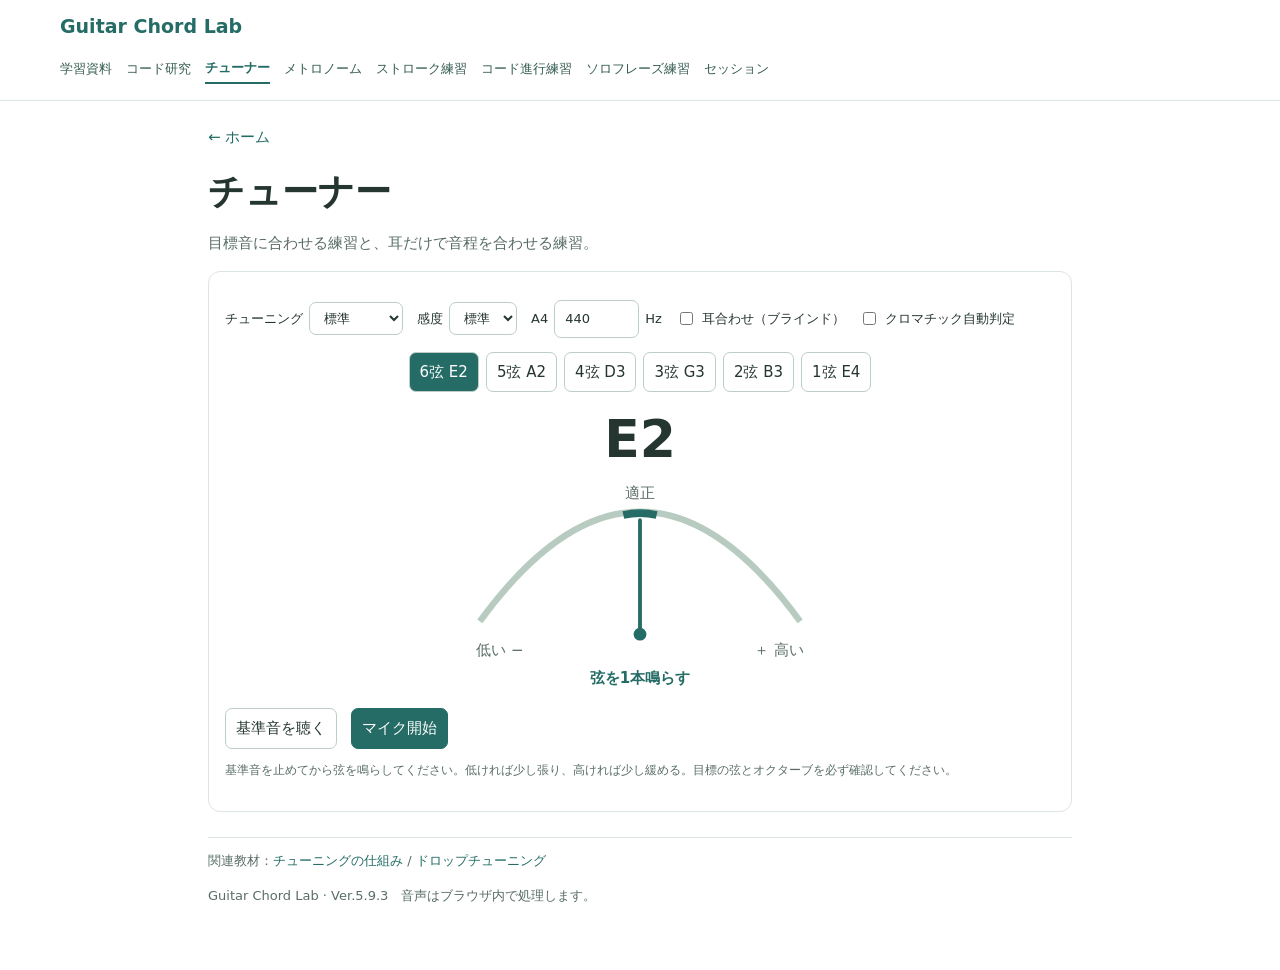
<file: tuner.html>
<!doctype html><html lang="ja"><head><meta charset="utf-8"><meta name="viewport" content="width=device-width,initial-scale=1"><title>チューナー | Guitar Chord Lab</title><link rel="stylesheet" href="practice.css"><link rel="stylesheet" href="navigation.css"></head><body class="practice-page"><header><div><a href="index.html"><strong>Guitar Chord Lab</strong></a><nav class="site-main-nav" aria-label="メインメニュー"><a href="index.html#learn">学習資料</a><a href="tools.html#chords">コード研究</a><a href="tuner.html" aria-current="page">チューナー</a><a href="metronome.html">メトロノーム</a><a href="strumming.html">ストローク練習</a><a href="progression.html">コード進行練習</a><a href="phrases.html">ソロフレーズ練習</a><a href="session.html">セッション</a></nav></div></header><main><a href="index.html">← ホーム</a><h1>チューナー</h1><p class="sub">目標音に合わせる練習と、耳だけで音程を合わせる練習。</p><div data-practice-page="tuner"></div><footer>関連教材：<a href="index.html#lesson-1-4">チューニングの仕組み</a> / <a href="index.html#lesson-1-5">ドロップチューニング</a><p>Guitar Chord Lab · Ver.5.9.3　音声はブラウザ内で処理します。</p></footer></main><script src="practice.js"></script></body></html>
</file>
<file: practice.css>
:root{color-scheme:light;--ink:#253631;--muted:#596d65;--line:#dce6df;--green:#246c65;--soft:#eef6f1}*{box-sizing:border-box}.practice-app{color:var(--ink);font:15px/1.65 system-ui,sans-serif;min-width:0}.practice-app h2,.practice-app h3{margin:0 0 10px;line-height:1.35}.practice-app p{margin:8px 0 14px}.practice-app .hint{font-size:12px;color:var(--muted)}.practice-app .panel{border:1px solid var(--line);border-radius:12px;padding:16px;margin:12px 0;background:white;min-width:0}.practice-app .controls{display:flex;flex-wrap:wrap;gap:8px 14px;align-items:center;justify-content:flex-start;margin:12px 0}.practice-app label{display:inline-flex;align-items:center;gap:6px;flex-wrap:wrap;font-size:13px}.practice-app button,.practice-app select,.practice-app input[type=number],.practice-app input[type=text]{font:inherit;color:inherit;border:1px solid #bdcec5;border-radius:7px;background:white;padding:7px 10px;min-width:0;max-width:100%}.practice-app button{cursor:pointer}.practice-app button.primary{background:var(--green);color:white;border-color:var(--green)}.practice-app button:disabled{opacity:.5;cursor:default}.practice-app input[type=number]{width:85px}.practice-app input[type=range]{width:min(100%,350px);accent-color:var(--green)}.practice-app .big{font-size:clamp(28px,6vw,52px);font-weight:750;font-variant-numeric:tabular-nums;text-align:center;line-height:1.3}.practice-app .center{text-align:center}.practice-app .dots,.practice-app .chords,.practice-app .strings{display:flex;gap:7px;flex-wrap:wrap;justify-content:center;margin:14px 0}.practice-app .dotbeat{width:20px;height:20px;border-radius:50%;background:#e1e8e2;border:1px solid #b4c8bc}.practice-app .dotbeat.active,.practice-app .chords .active{background:var(--green);color:white}.practice-app .chords span{border:1px solid var(--line);border-radius:8px;min-width:55px;padding:9px 12px;text-align:center;font-weight:650}.practice-app .strings button[aria-pressed=true]{background:var(--green);color:white}.practice-app .meter{display:block;max-width:410px;width:100%;margin:0 auto}.practice-app .result{min-height:2em;color:var(--green);font-weight:650;text-align:center;font-variant-numeric:tabular-nums}.practice-app .track{display:flex;gap:10px;flex-wrap:wrap;margin:10px 0}.practice-app .fret-scroll{overflow:auto}.practice-app .fret-scroll svg{display:block;width:100%;min-width:530px;max-height:210px}.practice-app .mini{background:#f7faf8}.practice-app [hidden]{display:none!important}.practice-app a{color:var(--green);font-weight:650}.practice-app .warn{color:#86592f}.practice-app .progress{height:5px;background:#e1e8e2;border-radius:5px;overflow:hidden}.practice-app .progress i{display:block;height:100%;background:var(--green);width:0}.practice-app .solo-note{font-size:14px;font-weight:650;color:var(--green)}body.practice-page{margin:0;background:white;color:var(--ink);font:15px/1.7 system-ui,sans-serif}.practice-page header{border-bottom:1px solid var(--line);padding:15px 20px}.practice-page header div{max-width:1000px;margin:auto;display:flex;flex-wrap:wrap;align-items:center;gap:12px 24px}.practice-page a{color:var(--green);text-decoration:none}.practice-page header strong{font-size:19px}.practice-page main{max-width:900px;margin:auto;padding:24px 18px 50px}.practice-page h1{font-size:clamp(26px,5vw,36px);line-height:1.3;margin:18px 0 8px}.practice-page .sub{color:var(--muted)}.practice-page footer{border-top:1px solid var(--line);margin-top:25px;padding-top:12px;font-size:13px;color:var(--muted)}@media(max-width:480px){.practice-app .panel{padding:12px}.practice-app .controls{gap:7px}.practice-app .chords span{min-width:44px;padding:6px}.practice-page main{padding:16px 12px 40px}}
.practice-app .pendulum{display:block;width:140px;height:auto;margin:0 auto}.pendulum [data-arm]{transform-origin:80px 181px;transform-box:view-box}.micvisual{display:flex;gap:15px;align-items:center;max-width:340px;margin:12px auto}.micvisual svg{width:55px}.micvisual>div{flex:1}.stageband{background:#263b36;color:#e5ede7;border-radius:12px;padding:16px}.stagecaption{font-size:12px;display:flex;justify-content:space-between;gap:8px;flex-wrap:wrap;color:#c4d6ca}.stageparts{display:grid;grid-template-columns:repeat(4,minmax(0,1fr));gap:5px}.stagepart{display:grid;justify-items:center;align-content:end;text-align:center;position:relative;padding:8px 2px;border-radius:8px;color:#dbe9e0}.stagepart.spot{background:radial-gradient(ellipse at top,#c8ac6d66,transparent 75%);color:#ffe5a2}.stagepart.muted{opacity:.35}.stagepart svg{width:100%;max-width:112px;height:auto}.stagepart small{font-size:10px}.stagepart b{font-size:13px}.turnstrip,.tabstrip{display:flex;overflow:auto;gap:6px;margin:12px 0}.turnstrip span,.tabstrip span{white-space:nowrap;display:grid;gap:2px;min-width:76px;text-align:center;padding:8px;border:1px solid #dce6df;border-radius:7px;background:#f4f8f5;font-size:13px}.turnstrip span.current,.tabstrip span.current{background:#246c65;color:white}.turnstrip small,.tabstrip small{font-size:11px}.mixgrid{display:grid;grid-template-columns:repeat(4,minmax(0,1fr));gap:8px;margin:12px 0}.mixgrid>div{display:grid;gap:5px;border:1px solid #dce6df;border-radius:8px;padding:9px}.mixgrid input[type=range]{width:100%}.mixgrid select{max-width:100%}.tablines{font:14px/1.4 monospace;overflow-x:auto;padding:10px;background:#f4f8f5;border-radius:8px}.practice-app .fret-scroll svg{max-height:220px}.practice-app [data-practice-page=phrases] svg{max-height:220px}@media(max-width:560px){.mixgrid{grid-template-columns:repeat(2,minmax(0,1fr))}.stageband{padding:8px}.stagepart b{font-size:11px}.stagepart small{font-size:9px}.practice-app .pendulum{width:115px}}

.practice-app .tempo-chart{border-top:1px solid var(--line);margin-top:20px;padding-top:16px}.practice-app .tempo-chart svg{width:100%;max-width:680px;display:block;margin:10px auto}.tempo-legend{display:flex;gap:16px;flex-wrap:wrap;font-size:12px}.tempo-legend span:first-child{color:#246c65}.tempo-legend span:last-child{color:#b97b42}

.turnstrip button{white-space:nowrap;display:grid;gap:2px;min-width:76px;text-align:center;padding:8px;border:1px solid #dce6df;border-radius:7px;background:#f4f8f5;font-size:13px}.turnstrip button.current{background:#246c65;color:white}.formpair{display:grid;grid-template-columns:1fr 1fr;gap:12px}.formpair>div{min-width:0;border:1px solid #dce6df;border-radius:8px;padding:9px}.formpair svg{width:100%}.rhythmbox{display:flex;overflow-x:auto;gap:4px;margin:16px 0}.rhythmbox>div{min-width:48px;flex:1;display:grid;gap:4px;text-align:center;background:#eef5f0;padding:8px 3px;border-radius:6px}.rhythmbox b{font-size:26px}.rhythmbox small{font-size:10px}.rhythmbox .active{background:#246c65;color:white}@media(max-width:560px){.formpair{grid-template-columns:1fr}}

.practice-app .strings.auto-mode button[aria-pressed=true]{background:white;color:var(--green)}.practice-app .strings.auto-mode button.auto-match{outline:2px solid var(--green);outline-offset:2px;background:#e8f4ed;color:var(--green)}
</file>
<file: navigation.css>
/* Common navigation: all destinations remain visible by wrapping. */
.site-main-nav{display:flex!important;flex-wrap:wrap!important;align-items:center;gap:5px 14px!important;overflow:visible!important;white-space:normal!important;min-width:0;width:100%;font-size:13px;line-height:1.55;padding:6px 0;box-sizing:border-box}.site-main-nav>a{display:inline-flex!important;flex:0 0 auto!important;visibility:visible!important;white-space:nowrap;text-decoration:none;color:#365d52!important;padding:4px 0!important;font-weight:550}.site-main-nav>a[aria-current=page],.site-main-nav>a.current{color:#246c65!important;font-weight:750;border-bottom:2px solid #246c65}.practice-page header .site-main-nav{max-width:none;margin:0}.practice-page header>div{max-width:1160px;gap:6px 14px}.practice-page header{padding:10px 20px}@media(max-width:760px){.site-main-nav{gap:3px 11px!important;font-size:12px}.practice-page header{padding:9px 14px}}
</file>
